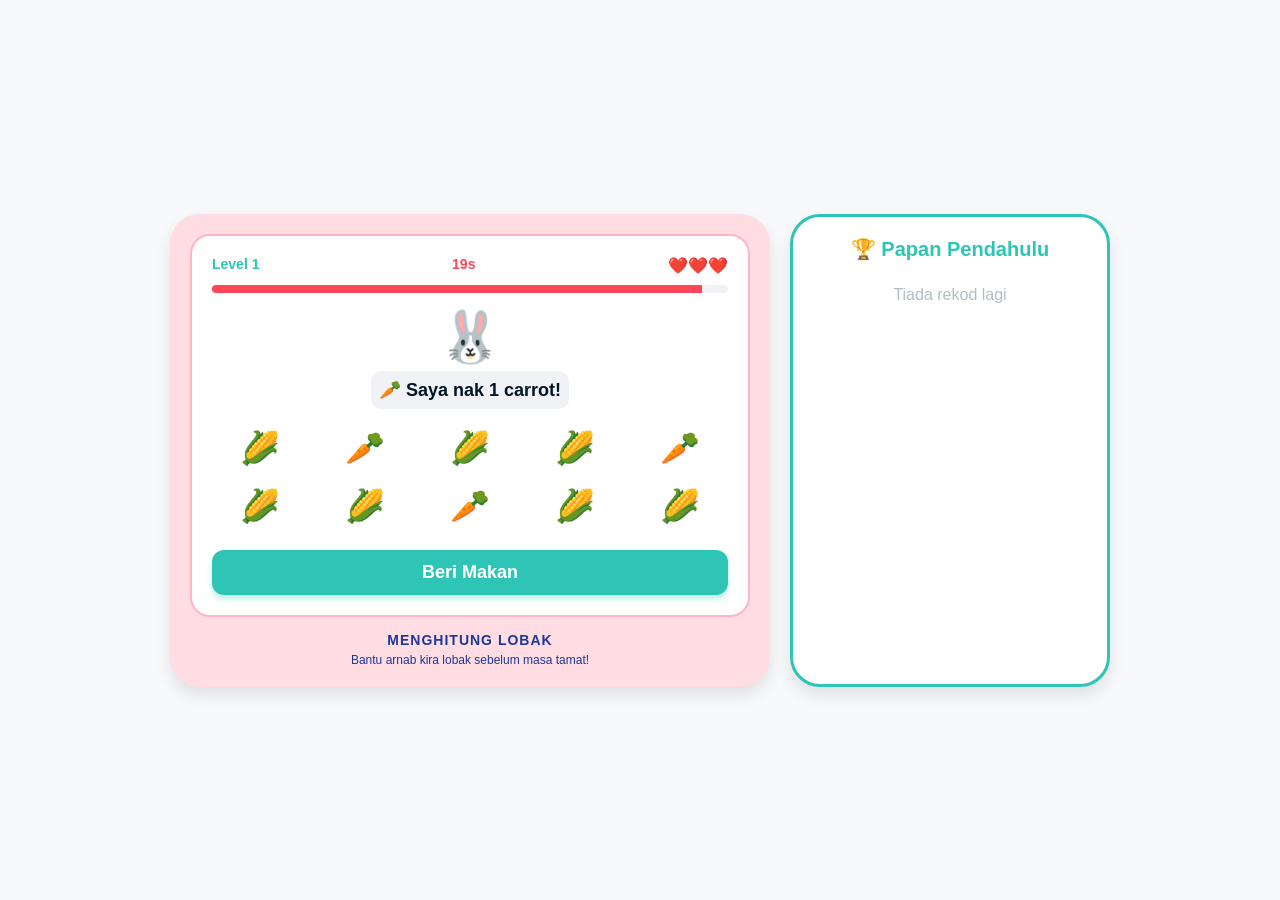
<file: index.html>
<!DOCTYPE html>
<html lang="ms">
<head>
    <meta charset="UTF-8">
    <meta name="viewport" content="width=device-width, initial-scale=1.0">
    <title>Permainan Mengira Lobak</title>
    <style>
        body {
            font-family: 'poppins', sans-serif;
            background-color: #f7f9fa;
            display: flex;
            justify-content: center;
            align-items: center;
            min-height: 100vh;
            margin: 0;
            user-select: none;
            flex-direction: column;
            gap: 20px;
            padding: 20px;
            box-sizing: border-box;
        }

        /* Bekas Utama */
        .main-wrapper {
            display: flex;
            gap: 20px;
            flex-wrap: wrap;
            justify-content: center;
        }

        /* Antaramuka Utama (Bingkai Merah Jambu) */
        .game-container {
            width: 600px;
            background-color: #ffdde2;
            border-radius: 30px;
            padding: 20px;
            box-shadow: 0 8px 16px rgba(0,0,0,0.1);
            text-align: center;
            box-sizing: border-box;
        }

        /* Kad Putih Dalaman */
        .game-card {
            background-color: #ffffff;
            border-radius: 20px;
            padding: 20px;
            border: 2px solid #ffb6c1;
            position: relative;
        }

        .header-info {
            display: flex;
            justify-content: space-between;
            color: #2ec4b6;
            font-weight: bold;
            font-size: 14px;
            margin-bottom: 10px;
        }

        .lives {
            color: #ff4757;
            font-size: 16px;
        }

        .timer-bar {
            width: 100%;
            background-color: #f1f2f6;
            height: 8px;
            border-radius: 4px;
            margin-bottom: 15px;
            overflow: hidden;
        }

        .timer-progress {
            width: 100%;
            height: 100%;
            background-color: #ff4757;
            transition: width 1s linear;
        }

        .arnab-section {
            font-size: 50px;
            margin: 5px 0;
        }

        .bubble-text {
            color: #011627;
            font-size: 18px;
            font-weight: bold;
            margin-bottom: 15px;
            background-color: #f1f2f6;
            padding: 8px;
            border-radius: 10px;
            display: inline-block;
        }

        /* Grid untuk Sayur-sayuran */
        .item-grid {
            display: grid;
            grid-template-columns: repeat(5, 1fr);
            gap: 10px;
            margin-bottom: 20px;
            min-height: 100px;
        }

        .item {
            font-size: 32px;
            cursor: pointer;
            padding: 5px;
            border-radius: 8px;
            transition: transform 0.1s, background-color 0.2s;
        }

        .item:hover {
            transform: scale(1.1);
        }

        .item.selected {
            background-color: #ff9f43;
            box-shadow: 0 0 5px rgba(255, 159, 67, 0.5);
        }

        /* Butang Beri Makan */
        .btn-feed {
            background-color: #2ec4b6;
            color: white;
            border: none;
            border-radius: 12px;
            padding: 12px 0;
            width: 100%;
            font-size: 18px;
            font-weight: bold;
            cursor: pointer;
            box-shadow: 0 4px 6px rgba(46, 196, 182, 0.3);
        }

        .btn-feed:disabled {
            background-color: #b2bec3;
            cursor: not-allowed;
            box-shadow: none;
        }

        /* Bahagian Teks Bawah */
        .instruction-section {
            margin-top: 15px;
            color: #1e3799;
        }

        .instruction-title {
            font-size: 14px;
            font-weight: bold;
            letter-spacing: 1px;
            margin-bottom: 5px;
        }

        .instruction-desc {
            font-size: 12px;
            font-weight: 500;
            margin: 0;
        }

        /* Papan Pendahulu (Leaderboard) */
        .leaderboard-container {
            width: 320px;
            background-color: #ffffff;
            border-radius: 30px;
            padding: 20px;
            border: 3px solid #2ec4b6;
            box-shadow: 0 8px 16px rgba(0,0,0,0.1);
            box-sizing: border-box;
        }

        .leaderboard-title {
            color: #2ec4b6;
            font-size: 20px;
            font-weight: bold;
            margin-top: 0;
            margin-bottom: 15px;
            text-align: center;
        }

        .leaderboard-list {
            list-style: none;
            padding: 0;
            margin: 0;
        }

        .leaderboard-item {
            display: flex;
            justify-content: space-between;
            padding: 10px;
            border-bottom: 1px solid #f1f2f6;
            font-size: 14px;
        }

        .leaderboard-item:last-child {
            border-bottom: none;
        }

        .rank {
            font-weight: bold;
            color: #ff9f43;
            margin-right: 10px;
        }
    </style>
</head>
<body>

<div class="main-wrapper">
    <!-- BLOK PERMAINAN -->
    <div class="game-container">
        <div class="game-card">
            <div class="header-info">
                <span id="level-display">Level 1</span>
                <span id="timer-text" style="color: #ff4757;">20s</span>
                <span class="lives" id="lives-display">❤️❤️❤️</span>
            </div>

            <div class="timer-bar">
                <div class="timer-progress" id="timer-progress"></div>
            </div>

            <div class="arnab-section" id="arnab">🐰</div>
            <div class="bubble-text" id="target-text">🥕 Saya nak ...</div>

            <div class="item-grid" id="grid"></div>

            <button class="btn-feed" id="feed-button" onclick="checkAnswer()">Beri Makan</button>
        </div>

        <div class="instruction-section">
            <div class="instruction-title">MENGHITUNG LOBAK</div>
            <p class="instruction-desc">Bantu arnab kira lobak sebelum masa tamat!</p>
        </div>
    </div>

    <!-- BLOK LEADERSHIP BOARD -->
    <div class="leaderboard-container">
        <h3 class="leaderboard-title">🏆 Papan Pendahulu</h3>
        <ul class="leaderboard-list" id="leaderboard-list">
            <!-- Data dimasukkan oleh JS -->
        </ul>
    </div>
</div>

<script>
    let currentLevel = 1;
    let targetCarrots = 0;
    let lives = 3;
    let timeLeft = 20;
    let timerInterval = null;
    let gameActive = true;

    // Fungsi mulakan tahap baru
    function generateLevel() {
        if (!gameActive) return;

        // Reset Pemasa
        clearInterval(timerInterval);
        timeLeft = 20;
        updateTimerBar();

        document.getElementById('level-display').innerText = `Level ${currentLevel}`;
        document.getElementById('arnab').innerText = "🐰";
        document.getElementById('feed-button').disabled = false;

        // Jana item rawak
        const totalSlots = 10;
        const totalCarrotsAvailable = Math.floor(Math.random() * 5) + 2; 
        const totalCornsAvailable = totalSlots - totalCarrotsAvailable;

        targetCarrots = Math.floor(Math.random() * totalCarrotsAvailable) + 1;
        document.getElementById('target-text').innerText = `🥕 Saya nak ${targetCarrots} carrot!`;

        let itemsArray = [];
        for (let i = 0; i < totalCarrotsAvailable; i++) itemsArray.push({ type: 'carrot', icon: '🥕' });
        for (let i = 0; i < totalCornsAvailable; i++) itemsArray.push({ type: 'corn', icon: '🌽' });

        itemsArray.sort(() => Math.random() - 0.5);

        const grid = document.getElementById('grid');
        grid.innerHTML = '';

        itemsArray.forEach(item => {
            const div = document.createElement('div');
            div.className = 'item';
            div.setAttribute('data-type', item.type);
            div.innerText = item.icon;
            div.onclick = function() { if(gameActive) toggleItem(this); };
            grid.appendChild(div);
        });

        // Mulakan kiraan pemasa semula
        startTimer();
    }

    function toggleItem(element) {
        element.classList.toggle('selected');
    }

    // Logik Fungsi Pemasa
    function startTimer() {
        timerInterval = setInterval(() => {
            timeLeft--;
            updateTimerBar();

            if (timeLeft <= 0) {
                clearInterval(timerInterval);
                document.getElementById('arnab').innerText = "⏰";
                deductLife("Masa tamat! ⏰");
            }
        }, 1000);
    }

    function updateTimerBar() {
        document.getElementById('timer-text').innerText = `${timeLeft}s`;
        const percentage = (timeLeft / 20) * 100;
        document.getElementById('timer-progress').style.width = `${percentage}%`;
    }

    // Menguruskan kehilangan nyawa
    function deductLife(reasonMessage) {
        lives--;
        updateLivesDisplay();

        if (lives <= 0) {
            gameOver();
        } else {
            alert(`${reasonMessage}\nNyawa berkurang! Baki nyawa: ${lives}`);
            generateLevel();
        }
    }

    function updateLivesDisplay() {
        let heartString = "";
        for(let i=0; i<3; i++) {
            heartString += (i < lives) ? "❤️" : "🖤";
        }
        document.getElementById('lives-display').innerText = heartString;
    }

    // Fungsi semak jawapan
    function checkAnswer() {
        if (!gameActive) return;
        clearInterval(timerInterval);

        const selectedItems = document.querySelectorAll('.item.selected');
        let carrotCount = 0;
        let wrongItemSelect = false;

        selectedItems.forEach(item => {
            if (item.getAttribute('data-type') === 'carrot') {
                carrotCount++;
            } else {
                wrongItemSelect = true;
            }
        });

 if (wrongItemSelect) {
            document.getElementById('arnab').innerText = "🤢";
            setTimeout(() => { deductLife("Alamak! Tersalah pilih jagung. 🌽❌"); }, 100);
        } else if (carrotCount === targetCarrots) {
            document.getElementById('arnab').innerText = "🥳";
            setTimeout(() => {
                alert("Tahniah! 🎉 Sedia untuk Level seterusnya!");
                currentLevel++;
                generateLevel();
            }, 100);
        } else {
            document.getElementById('arnab').innerText = "😢";
            setTimeout(() => { deductLife(`Salah bilangan! Arnab mahukan ${targetCarrots}.`); }, 100);
        }
    }

    // Tamat Permainan & Simpan Rekod Skor
    function gameOver() {
        gameActive = false;
        clearInterval(timerInterval);
        document.getElementById('feed-button').disabled = true;
        document.getElementById('arnab').innerText = "🪦";
        
        const finalScore = currentLevel - 1;
        alert(`GAME OVER! 😭\nAnda berjaya melepasi ${finalScore} tahap.`);

        const playerName = prompt("Masukkan nama anda untuk papan pendahulu:") || "Pemain Misteri";
        saveLeaderboard(playerName, finalScore);
        displayLeaderboard();

        // Butang main semula
        if (confirm("Mahu main semula?")) {
            currentLevel = 1;
            lives = 3;
            gameActive = true;
            updateLivesDisplay();
            generateLevel();
        }
    }

    // Menguruskan simpanan LocalStorage untuk Leaderboard
    function saveLeaderboard(name, score) {
        let scores = JSON.parse(localStorage.getItem('rabbit_scores')) || [];
        scores.push({ name: name, score: score, date: new Date().toLocaleDateString() });
        
        // Susun skor dari paling tinggi ke rendah, hadkan top 5 sahaja
        scores.sort((a, b) => b.score - a.score);
        scores = scores.slice(0, 5);
        
        localStorage.setItem('rabbit_scores', JSON.stringify(scores));
    }

    function displayLeaderboard() {
        const scores = JSON.parse(localStorage.getItem('rabbit_scores')) || [];
        const listContainer = document.getElementById('leaderboard-list');
        listContainer.innerHTML = '';

        if (scores.length === 0) {
            listContainer.innerHTML = '<li style="text-align:center; color:#b2bec3; padding:10px;">Tiada rekod lagi</li>';
            return;
        }

        scores.forEach((entry, index) => {
            const li = document.createElement('li');
            li.className = 'leaderboard-item';
            li.innerHTML = `
                <div><span class="rank">#${index + 1}</span>${entry.name}</div>
                <strong>Lv. ${entry.score}</strong>
            `;
            listContainer.appendChild(li);
        });
    }

    // Jalankan komponen permulaan semasa skrip dimuatkan
    displayLeaderboard();
    generateLevel();
</script>
</file>
